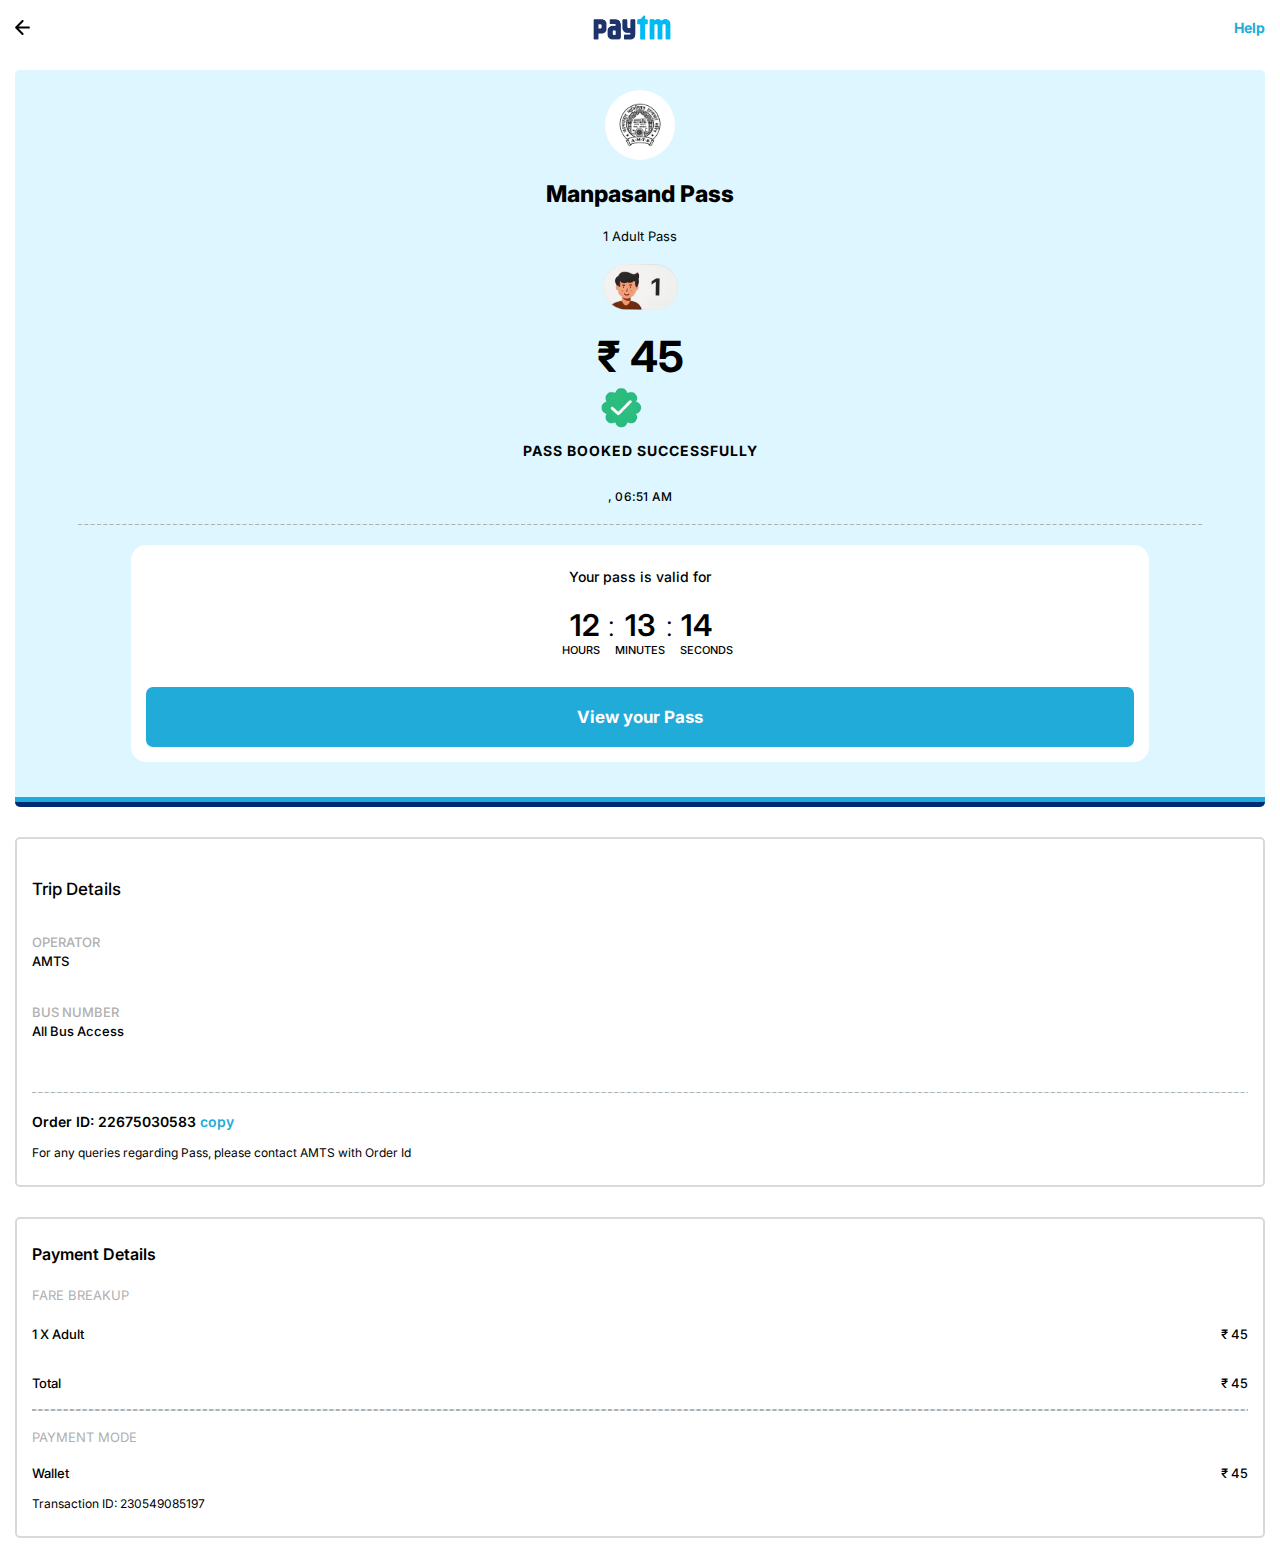
<file: index.html>
<!DOCTYPE html>
<html lang="en">
<head>
    <title>Paytm</title>
    <meta charset="UTF-8">
    <meta name="viewport" content="width=device-width, initial-scale=1.0">
    <link rel="stylesheet" href="styles.css">
    <link rel="shortcut icon" type="image/x-icon" href="assets/icon.png"/>
    <link rel="preconnect" href="https://fonts.googleapis.com">
    <link rel="preconnect" href="https://fonts.gstatic.com" crossorigin>
    <link href="https://fonts.googleapis.com/css2?family=Inter:wght@100;200;300;400;500;600;700;800;900&display=swap" rel="stylesheet">
</head>
<body>
    <header>
        <div class="nav">
            <div></div>
            <div id="fullscreen-btn"></div>
            <div>Help</div>
        </div>
    </header>
    <section>
        <div class="blue-container">
            <div class="amts"></div>
            <div class="manpasand">Manpasand Pass</div>
            <div class="adult">1 Adult Pass</div>
            <div class="user"></div>
            <div class="price">
                <span>₹ <span class="multi-price">45<span></span>
                <div class="green-tick"></div>
            </div>
            <div class="pass-booked">PASS BOOKED SUCCESSFULLY</div>
            <div class="date"><span id="date"></span> <span id="month"></span> <span id="year"></span>, 06:51 AM</div>
            <div class="line" style="width: 90%;"></div>
            <div class="countdown-box">
                <div class="pass-valid-for">Your pass is valid for</div>
                <div class="timer">
                    <div class="hours" id="hours">12</div>
                    <div class="colon">:</div>
                    <div class="minutes" id="minutes">13</div>
                    <div class="colon">:</div>
                    <div class="seconds" id="seconds">14</div>
                </div>
                <div class="timer-details">
                    <div class="hours">HOURS</div>
                    <div class="minutes">MINUTES</div>
                    <div class="seconds">SECONDS</div>
                </div>
                <div class="view-pass">View your Pass</div>
            </div>
            <div class="rects">
                <div class="last-2nd"></div>
                <div class="last"></div>
            </div>
        </div>
        
        <div class="trip-details">
            <div class="heading-trip">Trip Details</div>
            <div class="operator">
                <div class="operator-title">OPERATOR</div>
                <div class="operator-name">AMTS</div>
            </div>
            <div class="operator">
                <div class="operator-title">BUS NUMBER</div>
                <div class="operator-name">All Bus Access</div>
            </div>
            <div class="final-trip-div">
                <div class="line"></div>
                <div class="order">
                    <div class="order-id">Order ID: 22675030583 <span style="color: var(--blue2) !important;">copy</span></div>
                    <div class="order-support">For any queries regarding Pass, please contact AMTS with Order Id</div>
                </div>
            </div>
        </div>

        <div class="payment">
            <div class="heading-payment">Payment Details</div>
            <div class="operator-title">FARE BREAKUP</div>
            <div class="tickets">
                <div class="1xadult">1 X Adult</div>
                <div class="45rs">₹ <span class="multi-price">45<span></div>
            </div>
            <div class="tickets" style="margin-top: 10px;">
                <div class="1xadult">Total</div>
                <div class="45rs">₹ <span class="multi-price">45<span></div>
            </div>
            <div class="final-payment-div">
                <div class="line" style="margin-top: -5px;margin-bottom: 8px;"></div>
                <div class="operator-title">PAYMENT MODE</div>
                <div class="tickets" style="margin-top: 10px; margin-bottom:5px;">
                    <div class="1xadult">Wallet</div>
                    <div class="45rs">₹ <span class="multi-price">45<span></div>
                </div>
                <div class="order">
                    <div class="order-support">Transaction ID: 230549085197</div>
                </div>
            </div>
        </div>
    </section>
    <script src="/scripts.js"></script>
</body>
</html>
</file>
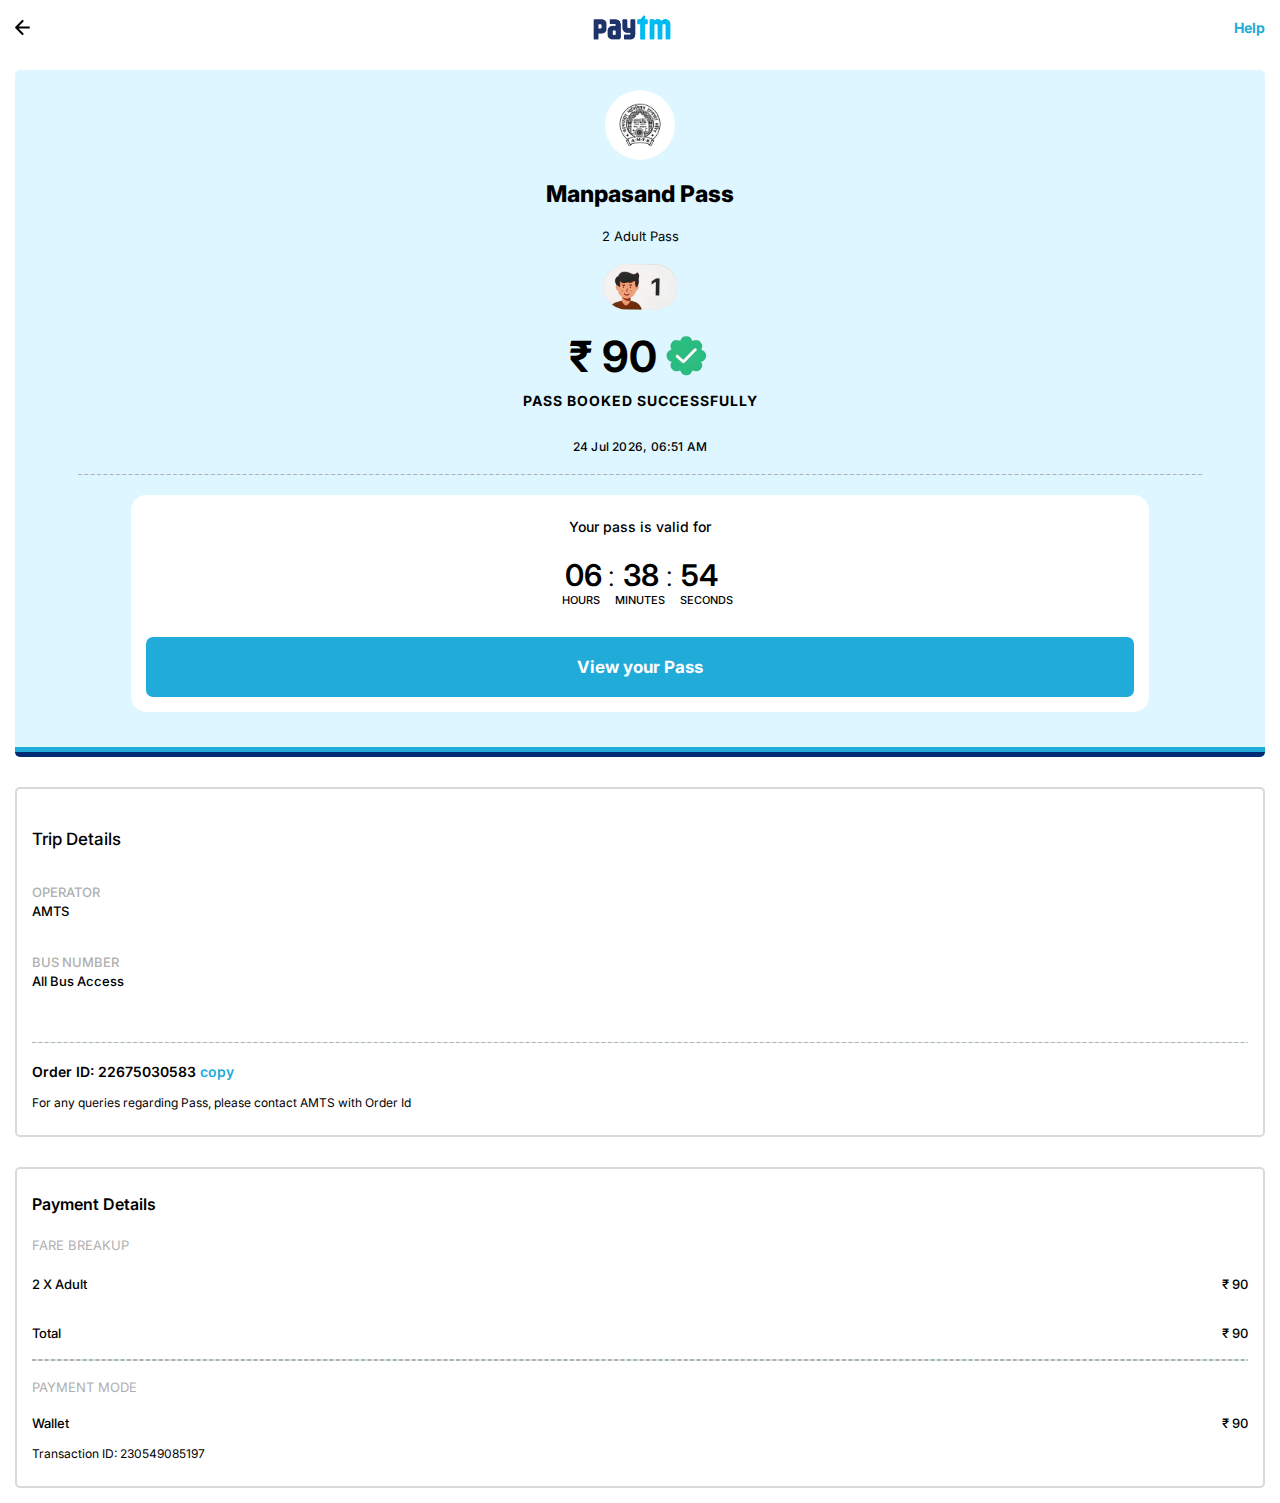
<file: 2/index.html>
<!DOCTYPE html>
<html lang="en">
<head>
    <title>Paytm</title>
    <meta charset="UTF-8">
    <meta name="viewport" content="width=device-width, initial-scale=1.0">
    <link rel="stylesheet" href="../styles.css">
    <link rel="shortcut icon" type="image/x-icon" href="../assets/icon.png"/>
    <link rel="preconnect" href="https://fonts.googleapis.com">
    <link rel="preconnect" href="https://fonts.gstatic.com" crossorigin>
    <link href="https://fonts.googleapis.com/css2?family=Inter:wght@100;200;300;400;500;600;700;800;900&display=swap" rel="stylesheet">
</head>
<body>
    <header>
        <div class="nav">
            <div></div>
            <div id="fullscreen-btn"></div>
            <div>Help</div>
        </div>
    </header>
    <section>
        <div class="blue-container">
            <div class="amts"></div>
            <div class="manpasand">Manpasand Pass</div>
            <div class="adult"><span class="amounts">1</span> Adult Pass</div>
            <div class="user"></div>
            <div class="price">
                <span>₹ <span class="multi-price">45</span></span>
                <div class="green-tick"></div>
            </div>
            <div class="pass-booked">PASS BOOKED SUCCESSFULLY</div>
            <div class="date"><span id="date"></span> <span id="month"></span> <span id="year"></span>, 06:51 AM</div>
            <div class="line" style="width: 90%;"></div>
            <div class="countdown-box">
                <div class="pass-valid-for">Your pass is valid for</div>
                <div class="timer">
                    <div class="hours" id="hours">12</div>
                    <div class="colon">:</div>
                    <div class="minutes" id="minutes">13</div>
                    <div class="colon">:</div>
                    <div class="seconds" id="seconds">14</div>
                </div>
                <div class="timer-details">
                    <div class="hours">HOURS</div>
                    <div class="minutes">MINUTES</div>
                    <div class="seconds">SECONDS</div>
                </div>
                <div class="view-pass">View your Pass</div>
            </div>
            <div class="rects">
                <div class="last-2nd"></div>
                <div class="last"></div>
            </div>
        </div>
        
        <div class="trip-details">
            <div class="heading-trip">Trip Details</div>
            <div class="operator">
                <div class="operator-title">OPERATOR</div>
                <div class="operator-name">AMTS</div>
            </div>
            <div class="operator">
                <div class="operator-title">BUS NUMBER</div>
                <div class="operator-name">All Bus Access</div>
            </div>
            <div class="final-trip-div">
                <div class="line"></div>
                <div class="order">
                    <div class="order-id">Order ID: 22675030583 <span style="color: var(--blue2) !important;">copy</span></div>
                    <div class="order-support">For any queries regarding Pass, please contact AMTS with Order Id</div>
                </div>
            </div>
        </div>

        <div class="payment">
            <div class="heading-payment">Payment Details</div>
            <div class="operator-title">FARE BREAKUP</div>
            <div class="tickets">
                <div class="1xadult"><span class="amounts">1</span> X Adult</div>
                <div class="45rs">₹ <span class="multi-price">45<span></div>
            </div>
            <div class="tickets" style="margin-top: 10px;">
                <div class="1xadult">Total</div>
                <div class="45rs">₹ <span class="multi-price">45<span></div>
            </div>
            <div class="final-payment-div">
                <div class="line" style="margin-top: -5px;margin-bottom: 8px;"></div>
                <div class="operator-title">PAYMENT MODE</div>
                <div class="tickets" style="margin-top: 10px; margin-bottom:5px;">
                    <div class="1xadult">Wallet</div>
                    <div class="45rs">₹ <span class="multi-price">45<span></div>
                </div>
                <div class="order">
                    <div class="order-support">Transaction ID: 230549085197</div>
                </div>
            </div>
        </div>
    </section>
    <script>let n = 2;</script>
    <script src="../scripts.js"></script>
</body>
</html>
</file>
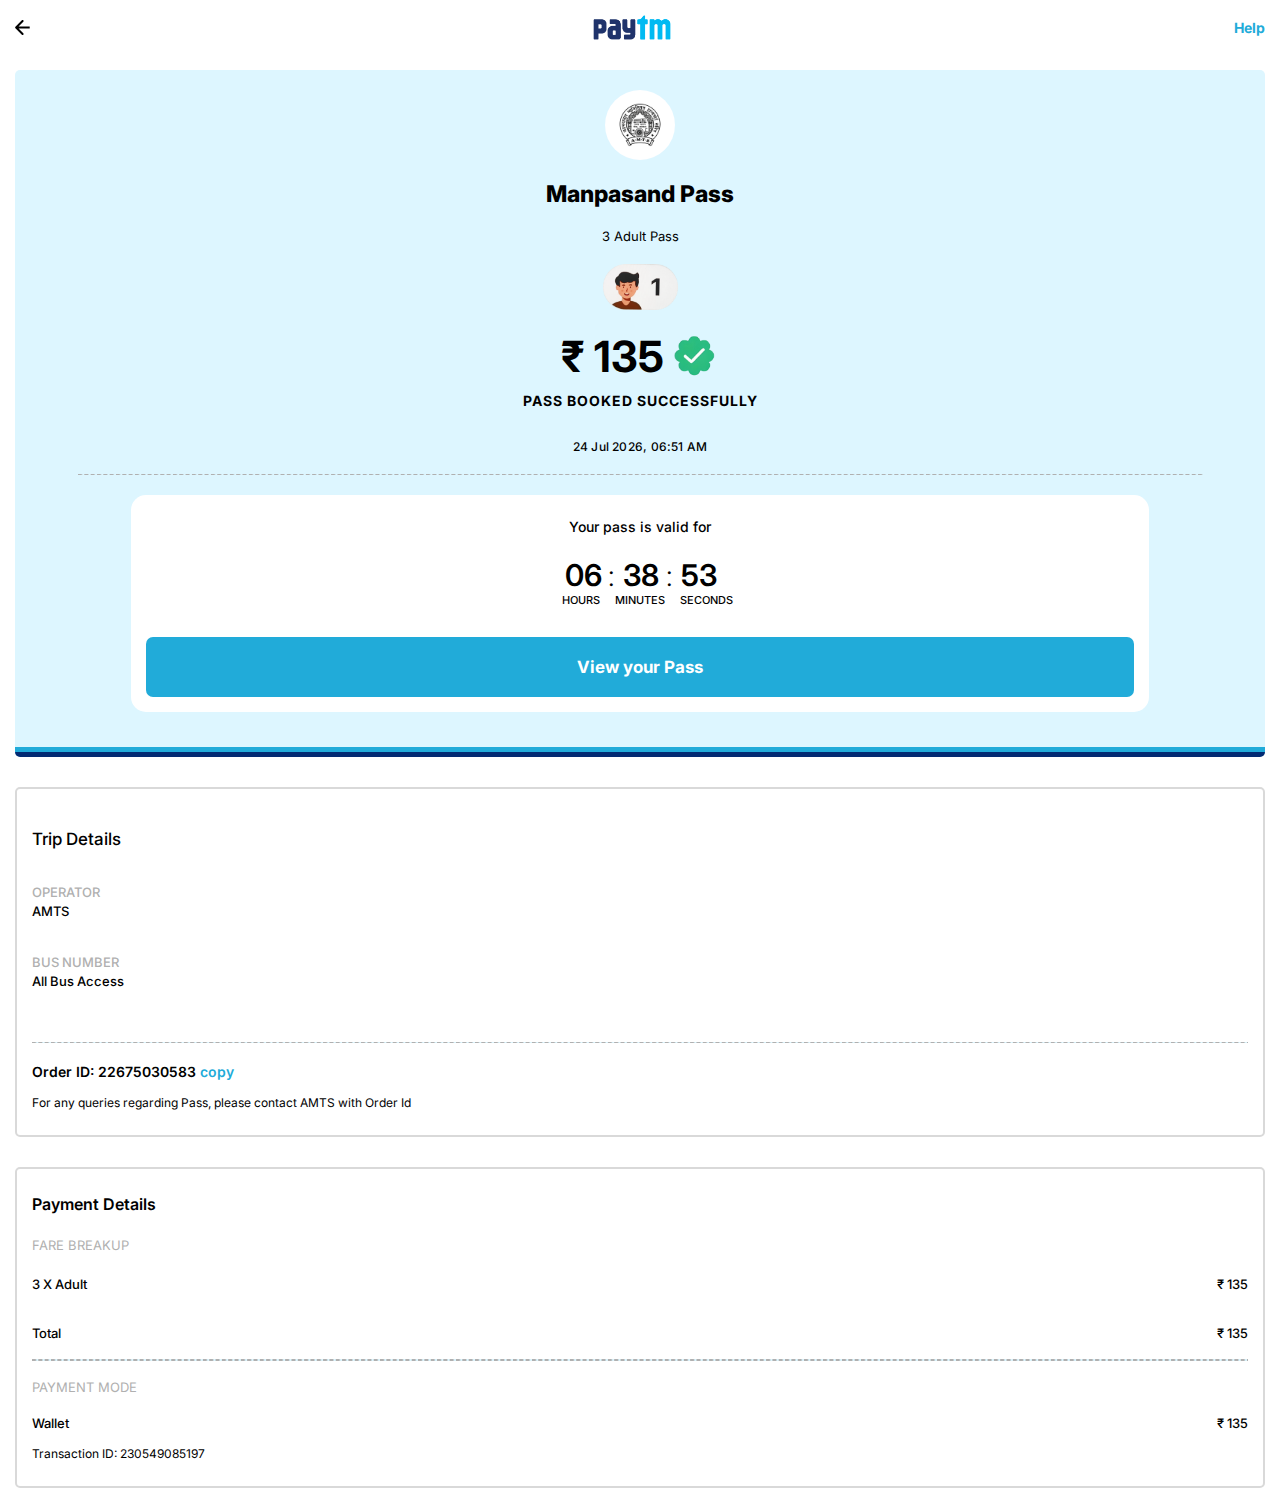
<file: 3/index.html>
<!DOCTYPE html>
<html lang="en">
<head>
    <title>Paytm</title>
    <meta charset="UTF-8">
    <meta name="viewport" content="width=device-width, initial-scale=1.0">
    <link rel="stylesheet" href="../styles.css">
    <link rel="shortcut icon" type="image/x-icon" href="../assets/icon.png"/>
    <link rel="preconnect" href="https://fonts.googleapis.com">
    <link rel="preconnect" href="https://fonts.gstatic.com" crossorigin>
    <link href="https://fonts.googleapis.com/css2?family=Inter:wght@100;200;300;400;500;600;700;800;900&display=swap" rel="stylesheet">
</head>
<body>
    <header>
        <div class="nav">
            <div></div>
            <div id="fullscreen-btn"></div>
            <div>Help</div>
        </div>
    </header>
    <section>
        <div class="blue-container">
            <div class="amts"></div>
            <div class="manpasand">Manpasand Pass</div>
            <div class="adult"><span class="amounts">1</span> Adult Pass</div>
            <div class="user"></div>
            <div class="price">
                <span>₹ <span class="multi-price">45</span></span>
                <div class="green-tick"></div>
            </div>
            <div class="pass-booked">PASS BOOKED SUCCESSFULLY</div>
            <div class="date"><span id="date"></span> <span id="month"></span> <span id="year"></span>, 06:51 AM</div>
            <div class="line" style="width: 90%;"></div>
            <div class="countdown-box">
                <div class="pass-valid-for">Your pass is valid for</div>
                <div class="timer">
                    <div class="hours" id="hours">12</div>
                    <div class="colon">:</div>
                    <div class="minutes" id="minutes">13</div>
                    <div class="colon">:</div>
                    <div class="seconds" id="seconds">14</div>
                </div>
                <div class="timer-details">
                    <div class="hours">HOURS</div>
                    <div class="minutes">MINUTES</div>
                    <div class="seconds">SECONDS</div>
                </div>
                <div class="view-pass">View your Pass</div>
            </div>
            <div class="rects">
                <div class="last-2nd"></div>
                <div class="last"></div>
            </div>
        </div>
        
        <div class="trip-details">
            <div class="heading-trip">Trip Details</div>
            <div class="operator">
                <div class="operator-title">OPERATOR</div>
                <div class="operator-name">AMTS</div>
            </div>
            <div class="operator">
                <div class="operator-title">BUS NUMBER</div>
                <div class="operator-name">All Bus Access</div>
            </div>
            <div class="final-trip-div">
                <div class="line"></div>
                <div class="order">
                    <div class="order-id">Order ID: 22675030583 <span style="color: var(--blue2) !important;">copy</span></div>
                    <div class="order-support">For any queries regarding Pass, please contact AMTS with Order Id</div>
                </div>
            </div>
        </div>

        <div class="payment">
            <div class="heading-payment">Payment Details</div>
            <div class="operator-title">FARE BREAKUP</div>
            <div class="tickets">
                <div class="1xadult"><span class="amounts">1</span> X Adult</div>
                <div class="45rs">₹ <span class="multi-price">45<span></div>
            </div>
            <div class="tickets" style="margin-top: 10px;">
                <div class="1xadult">Total</div>
                <div class="45rs">₹ <span class="multi-price">45<span></div>
            </div>
            <div class="final-payment-div">
                <div class="line" style="margin-top: -5px;margin-bottom: 8px;"></div>
                <div class="operator-title">PAYMENT MODE</div>
                <div class="tickets" style="margin-top: 10px; margin-bottom:5px;">
                    <div class="1xadult">Wallet</div>
                    <div class="45rs">₹ <span class="multi-price">45<span></div>
                </div>
                <div class="order">
                    <div class="order-support">Transaction ID: 230549085197</div>
                </div>
            </div>
        </div>
    </section>
    <script>let n = 3;</script>
    <script src="../scripts.js"></script>
</body>
</html>
</file>
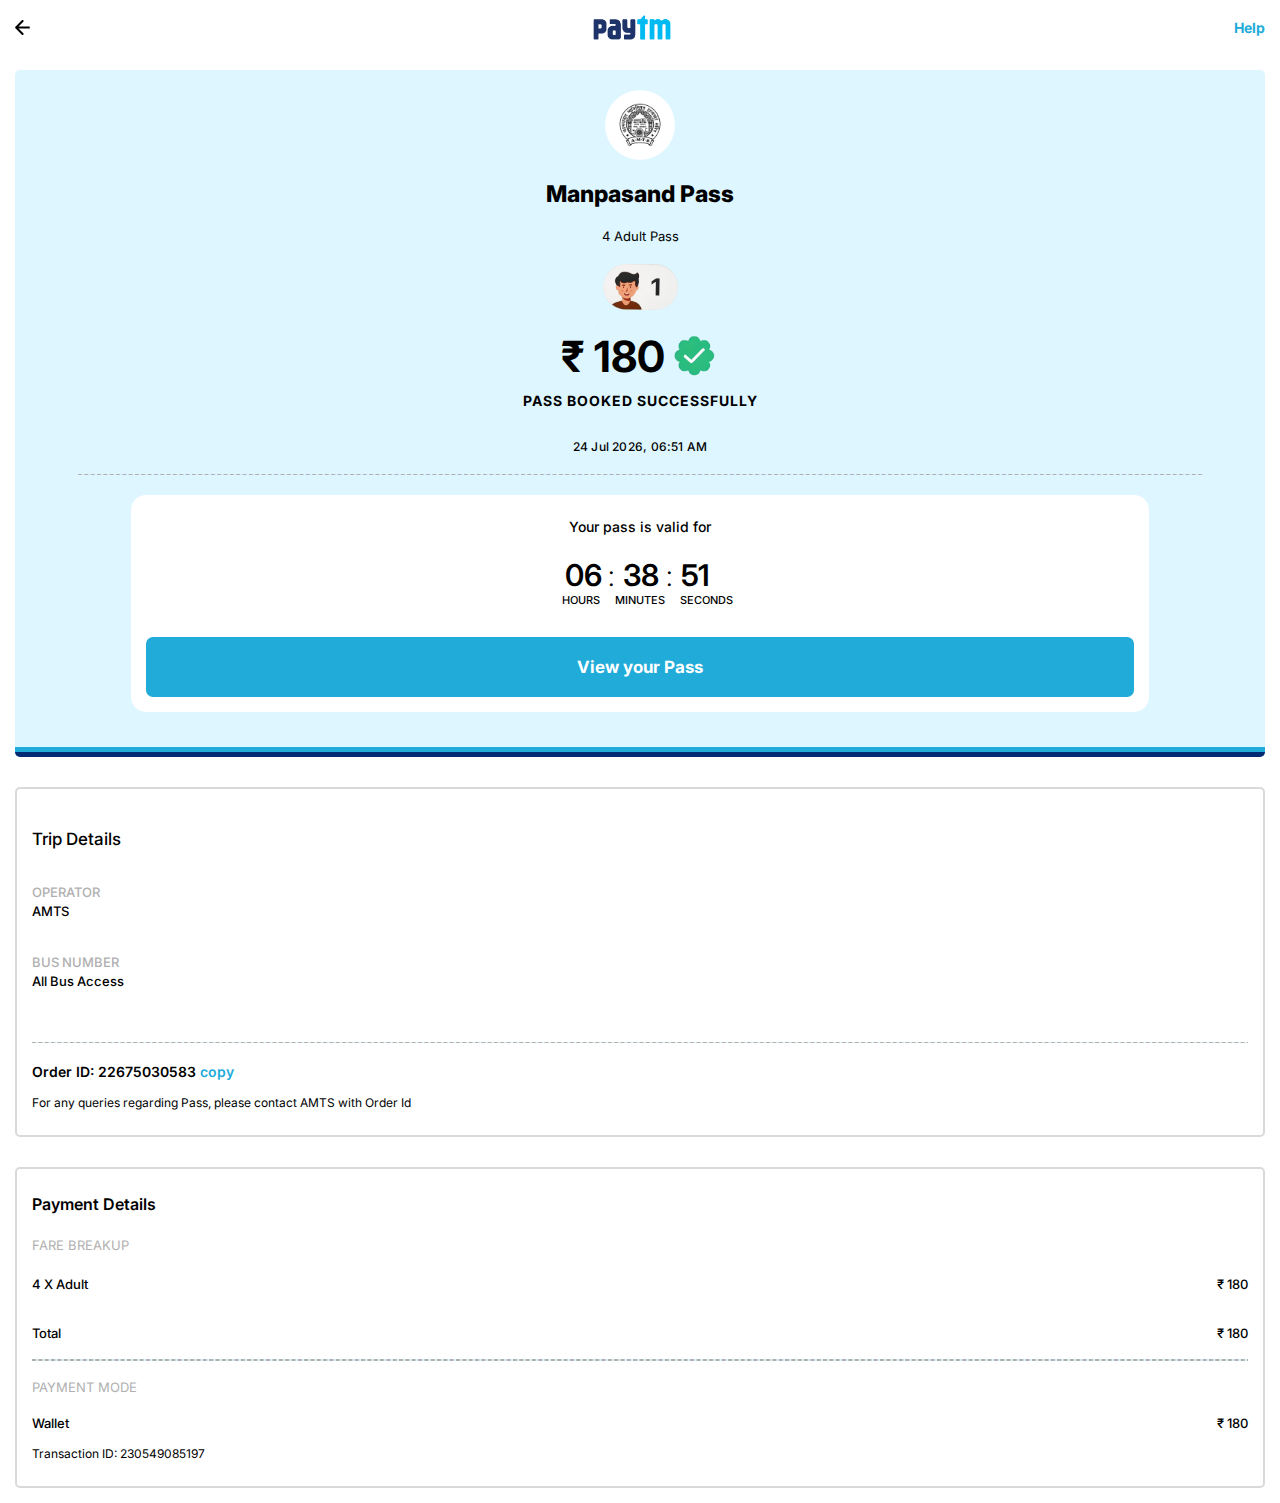
<file: 4/index.html>
<!DOCTYPE html>
<html lang="en">
<head>
    <title>Paytm</title>
    <meta charset="UTF-8">
    <meta name="viewport" content="width=device-width, initial-scale=1.0">
    <link rel="stylesheet" href="../styles.css">
    <link rel="shortcut icon" type="image/x-icon" href="../assets/icon.png"/>
    <link rel="preconnect" href="https://fonts.googleapis.com">
    <link rel="preconnect" href="https://fonts.gstatic.com" crossorigin>
    <link href="https://fonts.googleapis.com/css2?family=Inter:wght@100;200;300;400;500;600;700;800;900&display=swap" rel="stylesheet">
</head>
<body>
    <header>
        <div class="nav">
            <div></div>
            <div id="fullscreen-btn"></div>
            <div>Help</div>
        </div>
    </header>
    <section>
        <div class="blue-container">
            <div class="amts"></div>
            <div class="manpasand">Manpasand Pass</div>
            <div class="adult"><span class="amounts">1</span> Adult Pass</div>
            <div class="user"></div>
            <div class="price">
                <span>₹ <span class="multi-price">45</span></span>
                <div class="green-tick"></div>
            </div>
            <div class="pass-booked">PASS BOOKED SUCCESSFULLY</div>
            <div class="date"><span id="date"></span> <span id="month"></span> <span id="year"></span>, 06:51 AM</div>
            <div class="line" style="width: 90%;"></div>
            <div class="countdown-box">
                <div class="pass-valid-for">Your pass is valid for</div>
                <div class="timer">
                    <div class="hours" id="hours">12</div>
                    <div class="colon">:</div>
                    <div class="minutes" id="minutes">13</div>
                    <div class="colon">:</div>
                    <div class="seconds" id="seconds">14</div>
                </div>
                <div class="timer-details">
                    <div class="hours">HOURS</div>
                    <div class="minutes">MINUTES</div>
                    <div class="seconds">SECONDS</div>
                </div>
                <div class="view-pass">View your Pass</div>
            </div>
            <div class="rects">
                <div class="last-2nd"></div>
                <div class="last"></div>
            </div>
        </div>
        
        <div class="trip-details">
            <div class="heading-trip">Trip Details</div>
            <div class="operator">
                <div class="operator-title">OPERATOR</div>
                <div class="operator-name">AMTS</div>
            </div>
            <div class="operator">
                <div class="operator-title">BUS NUMBER</div>
                <div class="operator-name">All Bus Access</div>
            </div>
            <div class="final-trip-div">
                <div class="line"></div>
                <div class="order">
                    <div class="order-id">Order ID: 22675030583 <span style="color: var(--blue2) !important;">copy</span></div>
                    <div class="order-support">For any queries regarding Pass, please contact AMTS with Order Id</div>
                </div>
            </div>
        </div>

        <div class="payment">
            <div class="heading-payment">Payment Details</div>
            <div class="operator-title">FARE BREAKUP</div>
            <div class="tickets">
                <div class="1xadult"><span class="amounts">1</span> X Adult</div>
                <div class="45rs">₹ <span class="multi-price">45<span></div>
            </div>
            <div class="tickets" style="margin-top: 10px;">
                <div class="1xadult">Total</div>
                <div class="45rs">₹ <span class="multi-price">45<span></div>
            </div>
            <div class="final-payment-div">
                <div class="line" style="margin-top: -5px;margin-bottom: 8px;"></div>
                <div class="operator-title">PAYMENT MODE</div>
                <div class="tickets" style="margin-top: 10px; margin-bottom:5px;">
                    <div class="1xadult">Wallet</div>
                    <div class="45rs">₹ <span class="multi-price">45<span></div>
                </div>
                <div class="order">
                    <div class="order-support">Transaction ID: 230549085197</div>
                </div>
            </div>
        </div>
    </section>
    <script>let n = 4;</script>
    <script src="../scripts.js"></script>
</body>
</html>
</file>
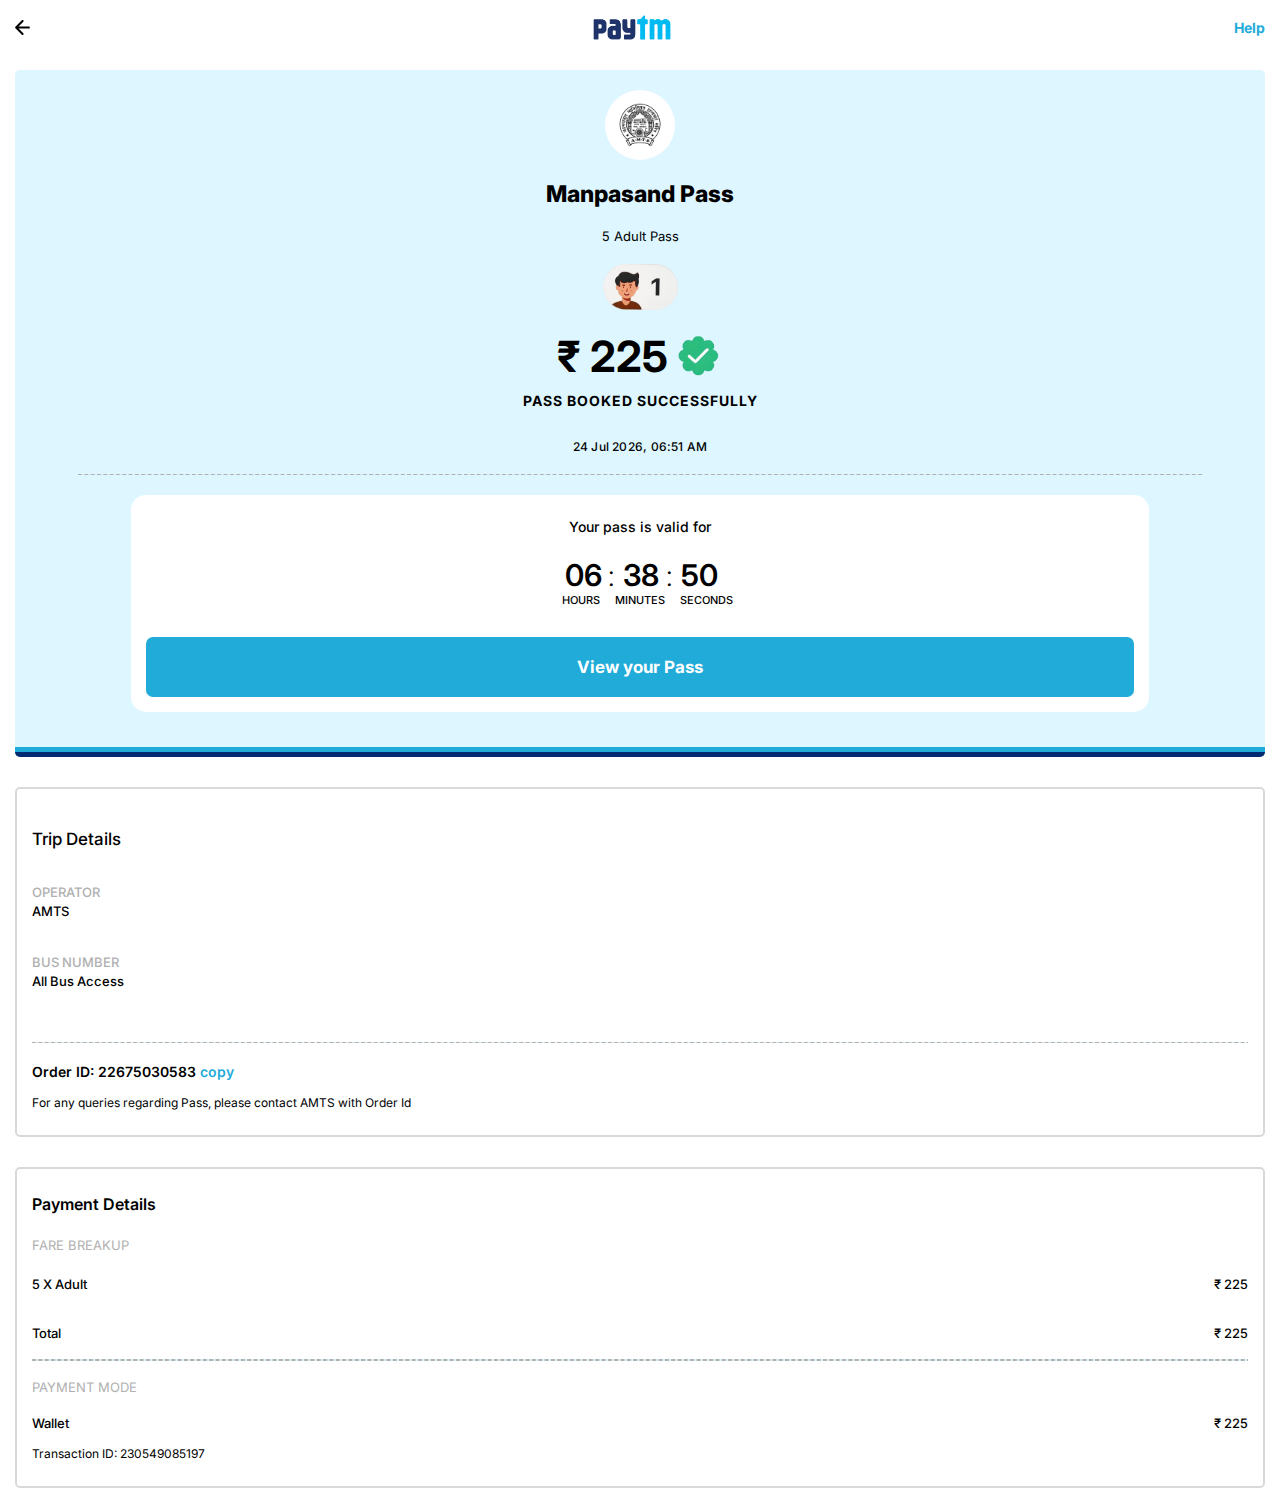
<file: 5/index.html>
<!DOCTYPE html>
<html lang="en">
<head>
    <title>Paytm</title>
    <meta charset="UTF-8">
    <meta name="viewport" content="width=device-width, initial-scale=1.0">
    <link rel="stylesheet" href="../styles.css">
    <link rel="shortcut icon" type="image/x-icon" href="../assets/icon.png"/>
    <link rel="preconnect" href="https://fonts.googleapis.com">
    <link rel="preconnect" href="https://fonts.gstatic.com" crossorigin>
    <link href="https://fonts.googleapis.com/css2?family=Inter:wght@100;200;300;400;500;600;700;800;900&display=swap" rel="stylesheet">
</head>
<body>
    <header>
        <div class="nav">
            <div></div>
            <div id="fullscreen-btn"></div>
            <div>Help</div>
        </div>
    </header>
    <section>
        <div class="blue-container">
            <div class="amts"></div>
            <div class="manpasand">Manpasand Pass</div>
            <div class="adult"><span class="amounts">1</span> Adult Pass</div>
            <div class="user"></div>
            <div class="price">
                <span>₹ <span class="multi-price">45</span></span>
                <div class="green-tick"></div>
            </div>
            <div class="pass-booked">PASS BOOKED SUCCESSFULLY</div>
            <div class="date"><span id="date"></span> <span id="month"></span> <span id="year"></span>, 06:51 AM</div>
            <div class="line" style="width: 90%;"></div>
            <div class="countdown-box">
                <div class="pass-valid-for">Your pass is valid for</div>
                <div class="timer">
                    <div class="hours" id="hours">12</div>
                    <div class="colon">:</div>
                    <div class="minutes" id="minutes">13</div>
                    <div class="colon">:</div>
                    <div class="seconds" id="seconds">14</div>
                </div>
                <div class="timer-details">
                    <div class="hours">HOURS</div>
                    <div class="minutes">MINUTES</div>
                    <div class="seconds">SECONDS</div>
                </div>
                <div class="view-pass">View your Pass</div>
            </div>
            <div class="rects">
                <div class="last-2nd"></div>
                <div class="last"></div>
            </div>
        </div>
        
        <div class="trip-details">
            <div class="heading-trip">Trip Details</div>
            <div class="operator">
                <div class="operator-title">OPERATOR</div>
                <div class="operator-name">AMTS</div>
            </div>
            <div class="operator">
                <div class="operator-title">BUS NUMBER</div>
                <div class="operator-name">All Bus Access</div>
            </div>
            <div class="final-trip-div">
                <div class="line"></div>
                <div class="order">
                    <div class="order-id">Order ID: 22675030583 <span style="color: var(--blue2) !important;">copy</span></div>
                    <div class="order-support">For any queries regarding Pass, please contact AMTS with Order Id</div>
                </div>
            </div>
        </div>

        <div class="payment">
            <div class="heading-payment">Payment Details</div>
            <div class="operator-title">FARE BREAKUP</div>
            <div class="tickets">
                <div class="1xadult"><span class="amounts">1</span> X Adult</div>
                <div class="45rs">₹ <span class="multi-price">45<span></div>
            </div>
            <div class="tickets" style="margin-top: 10px;">
                <div class="1xadult">Total</div>
                <div class="45rs">₹ <span class="multi-price">45<span></div>
            </div>
            <div class="final-payment-div">
                <div class="line" style="margin-top: -5px;margin-bottom: 8px;"></div>
                <div class="operator-title">PAYMENT MODE</div>
                <div class="tickets" style="margin-top: 10px; margin-bottom:5px;">
                    <div class="1xadult">Wallet</div>
                    <div class="45rs">₹ <span class="multi-price">45<span></div>
                </div>
                <div class="order">
                    <div class="order-support">Transaction ID: 230549085197</div>
                </div>
            </div>
        </div>
    </section>
    <script>let n = 5;</script>
    <script src="../scripts.js"></script>
</body>
</html>
</file>
<file: styles.css>
:root {
    --blue1: #ddf6ff;
    --blue2: #21abd9;
    --blue3: #022a72;
}

body {
    margin: 15px;
    font-family: "Inter", Helvetica, Arial, sans-serif;
    display: flex;
    gap: 30px;
    flex-direction: column;
}

.nav {
    display: flex;
    justify-content: space-between;
}

.nav>div:nth-child(1) {
    width: 15px;
    height: 20px;
    margin: auto 0;
    background-image: url(../assets/back.svg);
    background-repeat: no-repeat;
    background-position: center;
    background-size: 100%;
}
.nav>div:nth-child(2) {
    width: 100px;
    height: 25px;
    margin: auto 0;
    background-image: url(../assets/paytm.png);
    background-repeat: no-repeat;
    background-position: center;
    background-size: 100%;
}
.nav>div:nth-child(3) {
    font-size: 14px;
    margin: auto 0;
    font-weight: bold; 
    color: var(--blue2);
}


.blue-container {
    width: 100%;
    border-radius: 5px;
    background: var(--blue1);
    display: flex;
    flex-direction: column;
    align-items: center;
    gap: 20px;
    padding-top: 20px;
}

.amts {
    width: 70px;
    height: 70px;
    border-radius: 50%;
    background-color: #fff;
    background-image: url(../assets/amts.png);
    background-size: 80%;
    background-repeat: no-repeat;
    background-position: center;
}

.manpasand {
    font-size: 23px;
    font-weight: 800;
}

.adult {
    font-size: 13px;
}

.user {
    width: 75px;
    height: 46px;
    background-image: url(../assets/1.png);
    background-repeat: no-repeat;
    background-size: 100%;
}

.price {
    display: flex;
    gap: 5px;
    font-size: 43px;
    font-weight: 700;
}

.green-tick {
    height: 50px;
    width: 50px;
    background-image: url(../assets/green-tick.png);
    background-repeat: no-repeat;
    background-position: center;
    background-size: 90%;
}

.pass-booked {
    font-size: 14px;
    font-weight: 700;
    letter-spacing: 1px;
    margin-top: -10px;
}

.date {
    font-size: 12px;
    font-weight: 500;
    letter-spacing: 0.2px;
    margin-top: 10px;
}

.line {
    height: 1.2px;
    width: 100%;
    background-image: url(../assets/dash.png);
    background-size: auto 100%;
    margin: auto;
}

.countdown-box {
    display: flex;
    flex-direction: column;
    align-items: center;
    width: 79%;
    background: #fff;
    border-radius: 15px;
    padding: 15px;
    padding-top: 23px;
}

.pass-valid-for {
    font-size: 14px;
    font-weight: 500;
}

.timer {
    padding-top: 22px;
    display: flex;
    gap: 8px;
    font-size: 30px;
    font-weight: 600;
}
.colon {
    font-weight: 300;
}

.timer-details {
    display: flex;
    justify-content:center;
    gap: 15px;
    font-size: 11px;
    font-weight: 500;
    margin-right: -15px;
}

.timer>div:nth-child(odd) {
    width:35px;
}
.hours {
    text-align:right;
}
.minutes {
    text-align:center;
}
.view-pass {
    margin-top: 30px;
    font-size: 17px;
    font-weight: 700;
    height: 60px;
    width: 100%;
    color: #fff;
    display: flex;
    align-items: center;
    justify-content: center;
    background-color: var(--blue2);
    border-radius: 7px;
}

.rects {
    margin-top: 15px;
    display: flex;
    flex-direction: column;
    align-items: center;
    width: 100%;
    height: auto;
}

.last-2nd {
    height: 5px;
    width: 100%;
    background-color: var(--blue2);
}

.last {
    height: 5px;
    width: 100%;
    background-color: var(--blue3);
    border-radius: 0 0 5px 5px;
}


.trip-details {
    display: flex;
    flex-direction: column;
    padding: 15px;
    padding-top: 40px;
    border: 2px solid #d9d9d9;
    margin-top: 30px;
    border-radius: 5px;
    gap: 35px;
}

.heading-trip {
    font-size: 17px;
    font-weight: 500;
}

.operator {
    display: flex;
    flex-direction: column;
    gap: 3px;
    font-size: 13px;
    font-weight: 500;
}

.operator-title {
    font-size: 13px;
    color: #b0b0b0;
}

.final-trip-div {
    display: flex;
    flex-direction: column;
    gap: 20px;
    margin-top: 18px;
}

.order {
    width: 85%;
    display: flex;
    flex-direction: column;
    gap: 15px;
    font-size: 14px;
    font-weight: 600;
    margin-bottom: 10px;
}

.order-support {
    font-size: 12px;
    font-weight: 400;
}

.payment {
    display: flex;
    flex-direction: column;
    padding: 15px;
    padding-top: 25px;
    border: 2px solid #d9d9d9;
    margin-top: 30px;
    border-radius: 5px;
    gap: 23px;
}

.heading-payment {
    font-weight: 600;
}

.tickets {
    display: flex;
    font-size: 13px;
    font-weight: 500;
    justify-content: space-between;
}

.final-payment-div {
    display: flex;
    flex-direction: column;
    gap: 10px;
}
</file>
